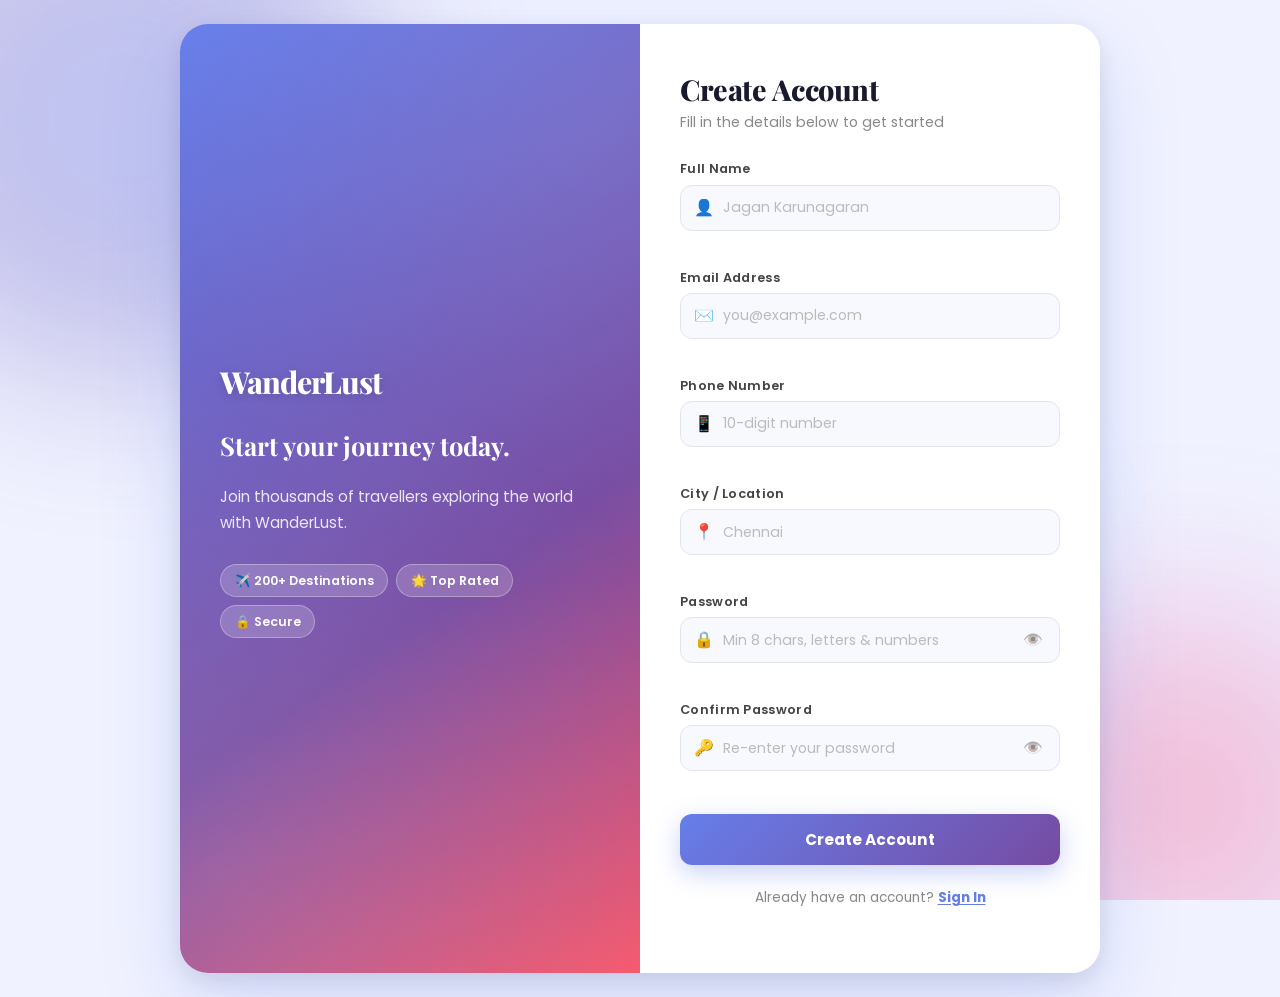
<file: index.html>
<!DOCTYPE html>
<html lang="en">
<head>
    <meta charset="UTF-8">
    <meta name="viewport" content="width=device-width, initial-scale=1.0">
    <title>WanderLust - Explore the World</title>
    <link rel="stylesheet" href="css/style.css">
    
    <link href="https://fonts.googleapis.com/css2?family=Poppins:wght@400;600;700;800&family=Playfair+Display:wght@700;800&display=swap" rel="stylesheet">
    <script>
         const users = JSON.parse(localStorage.getItem("wanderlust_users"));
  const isLoggedIn = localStorage.getItem("isLoggedIn");

  if (!users || users.length === 0) {
    window.location.href = "signup.html";
  } else if (!isLoggedIn) {
    window.location.href = "signin.html";
  }
    </script>
</head>
<body>
    <!-- Header with Navigation -->
    <header class="header">
        <div class="container">
            <div class="header-content">
                <a href="#home" class="logo">WanderLust</a>
                <nav class="nav">
                    <a href="#home" class="nav-link active">Home</a>
                    <a href="#destinations" class="nav-link">Destinations</a>
                    <a href="#features" class="nav-link">Features</a>
                    <a href="#contact" class="nav-link">Contact</a>
                </nav>
                <button class="hamburger" id="hamburger" aria-label="Toggle menu">
                    <span></span>
                    <span></span>
                    <span></span>
                </button>
            </div>
        </div>
    </header>

    <!-- Mobile Navigation Menu -->
    <nav class="mobile-nav" id="mobileNav">
        <a href="#home" class="mobile-nav-link active">Home</a>
        <a href="#destinations" class="mobile-nav-link">Destinations</a>
        <a href="#features" class="mobile-nav-link">Features</a>
        <a href="#contact" class="mobile-nav-link">Contact</a>
    </nav>

    <main>
        <!-- Hero Section -->
        <section class="hero" id="home">
            <div class="hero-content">
                <h1 class="hero-title">Discover Your Next Adventure</h1>
                <p class="hero-tagline">Explore the world's most breathtaking destinations with WanderLust</p>
                <a href="#destinations" class="cta-button">Start Exploring</a>
            </div>
            <div class="hero-background"></div>
        </section>

        <!-- About/Features Section -->
        <section class="about" id="features">
            <div class="container">
                <div class="section-header">
                    <h2>Why Choose WanderLust?</h2>
                    <p>Your gateway to unforgettable travel experiences around the globe</p>
                </div>
                
                <div class="features-grid">
                    <div class="feature-card">
                        <div class="feature-icon">✈️</div>
                        <h3>Best Deals</h3>
                        <p>Find and book the most competitive prices on flights, hotels, and packages worldwide</p>
                    </div>
                    
                    <div class="feature-card">
                        <div class="feature-icon">🗺️</div>
                        <h3>Expert Guides</h3>
                        <p>Get insider tips and detailed guides from travel experts who know every destination</p>
                    </div>
                    
                    <div class="feature-card">
                        <div class="feature-icon">🏨</div>
                        <h3>Curated Stays</h3>
                        <p>Choose from handpicked accommodations that match your budget and travel style</p>
                    </div>
                    
                    <div class="feature-card">
                        <div class="feature-icon">🌍</div>
                        <h3>Global Coverage</h3>
                        <p>Access over 500+ destinations across every continent with real-time information</p>
                    </div>
                    
                    <div class="feature-card">
                        <div class="feature-icon">👥</div>
                        <h3>Community</h3>
                        <p>Connect with fellow travelers, share experiences, and build lasting friendships</p>
                    </div>
                    
                    <div class="feature-card">
                        <div class="feature-icon">📱</div>
                        <h3>24/7 Support</h3>
                        <p>Get instant help whenever you need it with our round-the-clock customer service</p>
                    </div>
                </div>

                <div class="mission-statement">
                    <h3>Our Mission</h3>
                    <p>At WanderLust, we believe that travel transforms lives. We're dedicated to making global exploration accessible, affordable, and unforgettable for every adventurer, whether you're a seasoned globetrotter or taking your first international trip.</p>
                </div>
            </div>
        </section>

        <!-- Destinations Section -->
        <section class="destinations" id="destinations">
            <div class="container">
                <div class="section-header">
                    <h2>Popular Destinations</h2>
                    <p>Handpicked locations that will capture your heart</p>
                </div>

                <div class="destinations-grid">
                    <!-- Destination 1: Bali -->
                    <div class="destination-card">
                        <img src="images/destination_1.jpg" alt="Bali Beach with palm trees" class="destination-image">
                        <div class="destination-content">
                            <h3>Bali, Indonesia</h3>
                            <p>Experience the magic of tropical paradise with pristine beaches, ancient temples, and vibrant culture. Perfect for relaxation and adventure seekers alike.</p>
                            <a href="#destinations" class="destination-link">Learn More →</a>
                        </div>
                    </div>

                    <!-- Destination 2: Paris -->
                    <div class="destination-card">
                        <img src="https://images.unsplash.com/photo-1502602898657-3e91760cbb34?w=500&h=300&fit=crop" alt="Eiffel Tower in Paris" class="destination-image">
                        <div class="destination-content">
                            <h3>Paris, France</h3>
                            <p>The City of Light awaits with iconic monuments, world-class cuisine, and romantic atmosphere. Stroll along the Seine and fall in love with Parisian charm.</p>
                            <a href="#destinations" class="destination-link">Learn More →</a>
                        </div>
                    </div>

                    <!-- Destination 3: Tokyo -->
                    <div class="destination-card">
                        <img src="images/destination_2.jpg" alt="Tokyo cityscape at night" class="destination-image">
                        <div class="destination-content">
                            <h3>Tokyo, Japan</h3>
                            <p>Dive into the electric energy of Japan's bustling capital, where ancient traditions meet cutting-edge technology and innovation.</p>
                            <a href="#destinations" class="destination-link">Learn More →</a>
                        </div>
                    </div>
                </div>
            </div>
        </section>

        <!-- Contact Section -->
        <section class="contact" id="contact">
            <div class="container">
                <div class="section-header">
                    <h2>Get in Touch</h2>
                    <p>Have questions? Want to share your travel story? We'd love to hear from you!</p>
                </div>

                <div class="contact-wrapper">
                    <form class="contact-form" id="contactForm" novalidate>
                        <div class="form-group">
                            <label for="name">Full Name *</label>
                            <input type="text" id="name" name="name" placeholder="Your name" required>
                        </div>

                        <div class="form-group">
                            <label for="email">Email Address *</label>
                            <input type="email" id="email" name="email" placeholder="your@email.com" required>
                        </div>

                        <div class="form-group">
                            <label for="message">Message *</label>
                            <textarea id="message" name="message" placeholder="Your message here..." rows="5" required></textarea>
                        </div>

                        <button type="submit" class="submit-button">Send Message</button>
                    </form>

                    <div class="contact-info">
                        <h3>Why Contact Us?</h3>
                        <ul>
                            <li>Get personalized travel recommendations</li>
                            <li>Subscribe to our travel newsletter</li>
                            <li>Report issues or feedback</li>
                            <li>Partner with WanderLust</li>
                            <li>Special group travel inquiries</li>
                        </ul>
                    </div>
                </div>
            </div>
        </section>
    </main>

    <!-- Footer -->
    <footer class="footer">
        <div class="container">
            <div class="footer-content">
                <p>&copy; 2026 WanderLust. All rights reserved. | Explore. Dream. Discover.</p>
                <div class="footer-links">
                    <a href="#home">Privacy Policy</a>
                    <a href="#home">Terms of Service</a>
                    <a href="#home">FAQ</a>
                </div>
            </div>
        </div>
    </footer>

    <script src="js/script.js"></script>
</body>
</html>
</file>
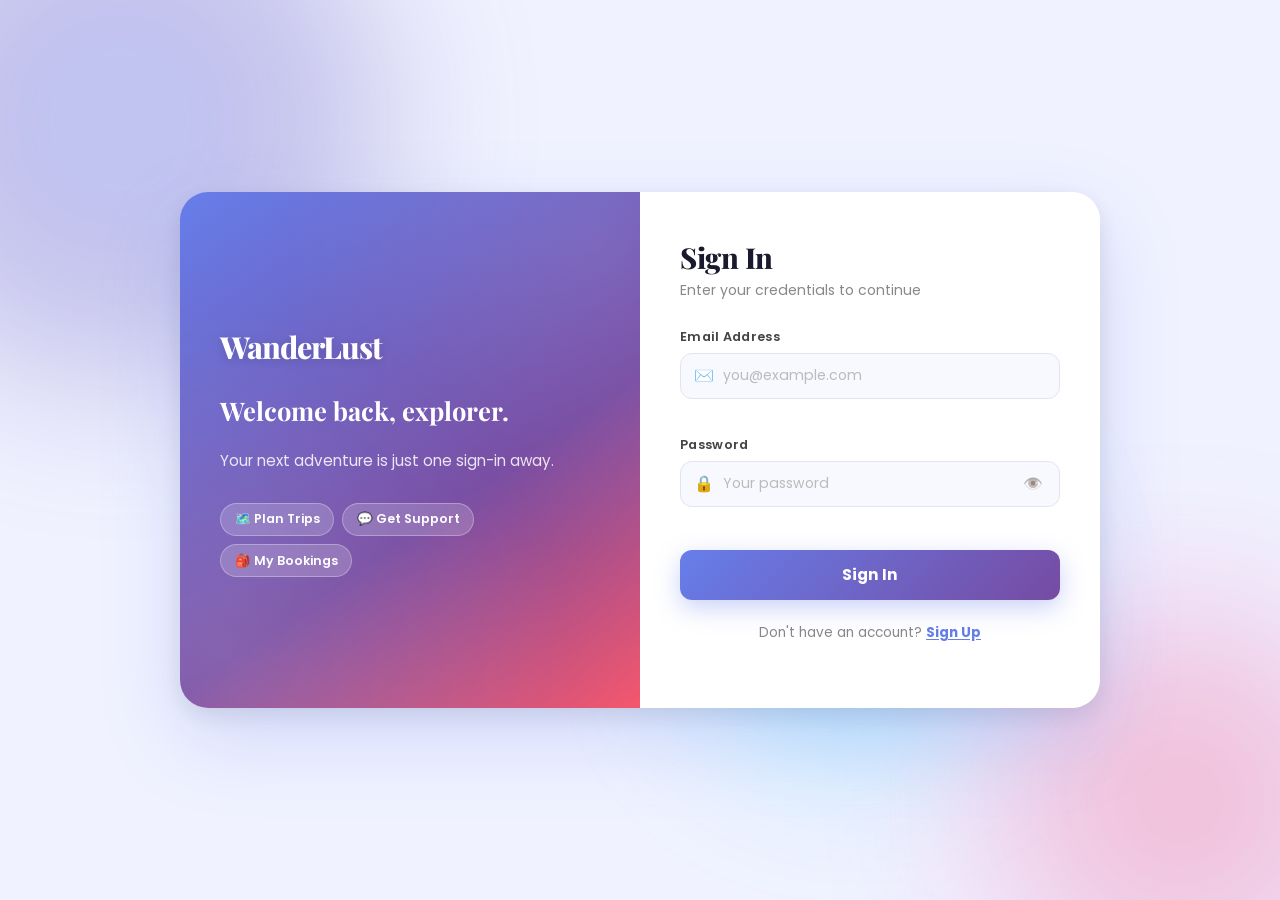
<file: signin.html>
<!DOCTYPE html>
<html lang="en">
<head>
    <meta charset="UTF-8">
    <meta name="viewport" content="width=device-width, initial-scale=1.0">
    <title>Sign In – WanderLust</title>
    <link rel="preconnect" href="https://fonts.googleapis.com">
    <link rel="preconnect" href="https://fonts.gstatic.com" crossorigin>
    <link href="https://fonts.googleapis.com/css2?family=Playfair+Display:wght@700;800&family=Poppins:wght@300;400;500;600;700&display=swap" rel="stylesheet">
    <link rel="stylesheet" href="css/style.css">
</head>
<body class="auth-page">

    <!-- Background blobs -->
    <div class="auth-bg">
        <div class="auth-blob auth-blob--1"></div>
        <div class="auth-blob auth-blob--2"></div>
        <div class="auth-blob auth-blob--3"></div>
    </div>

    <div class="auth-wrapper">
        <!-- Left branding panel -->
        <div class="auth-brand">
            <a href="index.html" class="auth-logo">WanderLust</a>
            <h2 class="auth-brand__headline">Welcome back, explorer.</h2>
            <p class="auth-brand__sub">Your next adventure is just one sign-in away.</p>
            <div class="auth-brand__pills">
                <span class="pill">🗺️ Plan Trips</span>
                <span class="pill">💬 Get Support</span>
                <span class="pill">🎒 My Bookings</span>
            </div>
        </div>

        <!-- Right form panel -->
        <div class="auth-card">
            <div class="auth-card__header">
                <h1 class="auth-card__title">Sign In</h1>
                <p class="auth-card__sub">Enter your credentials to continue</p>
            </div>

            <form id="signinForm" class="auth-form" novalidate>

                <!-- Email -->
                <div class="auth-field" id="field-si-email">
                    <label class="auth-label" for="si-email">Email Address</label>
                    <div class="auth-input-wrap">
                        <span class="auth-input-icon">✉️</span>
                        <input
                            class="auth-input"
                            type="email"
                            id="si-email"
                            name="si-email"
                            placeholder="you@example.com"
                            autocomplete="email"
                        >
                    </div>
                    <span class="auth-error" id="err-si-email"></span>
                </div>

                <!-- Password -->
                <div class="auth-field" id="field-si-password">
                    <label class="auth-label" for="si-password">Password</label>
                    <div class="auth-input-wrap">
                        <span class="auth-input-icon">🔒</span>
                        <input
                            class="auth-input auth-input--pw"
                            type="password"
                            id="si-password"
                            name="si-password"
                            placeholder="Your password"
                            autocomplete="current-password"
                        >
                        <button type="button" class="auth-toggle-pw" data-target="si-password" aria-label="Toggle password">
                            <span class="eye-icon">👁️</span>
                        </button>
                    </div>
                    <span class="auth-error" id="err-si-password"></span>
                </div>

                <!-- Global error (wrong credentials) -->
                <div class="auth-global-error" id="si-global-error" role="alert" aria-live="polite"></div>

                <!-- Submit -->
                <button type="submit" class="auth-btn" id="signinBtn">
                    <span class="auth-btn__text">Sign In</span>
                    <span class="auth-btn__loader" aria-hidden="true"></span>
                </button>

            </form>

            <p class="auth-switch">
                Don't have an account?
                <a href="signup.html" class="auth-switch__link">Sign Up</a>
            </p>
        </div>
    </div>

    <script src="js/script.js"></script>
</body>
</html>
</file>
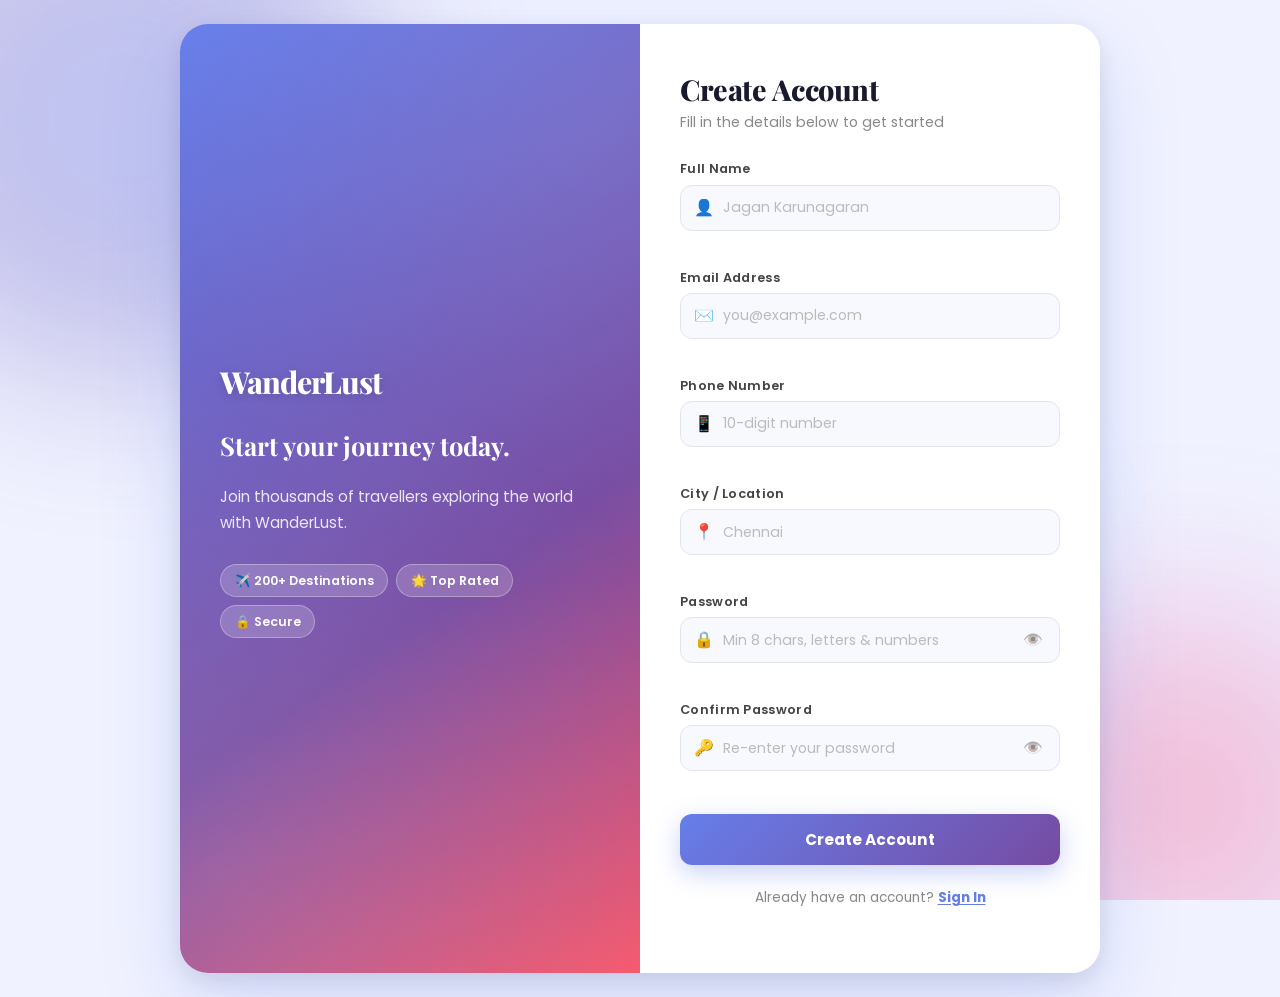
<file: signup.html>
<!DOCTYPE html>
<html lang="en">
<head>
    <meta charset="UTF-8">
    <meta name="viewport" content="width=device-width, initial-scale=1.0">
    <title>Sign Up – WanderLust</title>
    <link rel="preconnect" href="https://fonts.googleapis.com">
    <link rel="preconnect" href="https://fonts.gstatic.com" crossorigin>
    <link href="https://fonts.googleapis.com/css2?family=Playfair+Display:wght@700;800&family=Poppins:wght@300;400;500;600;700&display=swap" rel="stylesheet">
    <link rel="stylesheet" href="css/style.css">
</head>
<body class="auth-page">

    <!-- Background blobs -->
    <div class="auth-bg">
        <div class="auth-blob auth-blob--1"></div>
        <div class="auth-blob auth-blob--2"></div>
        <div class="auth-blob auth-blob--3"></div>
    </div>

    <div class="auth-wrapper">
        <!-- Left branding panel -->
        <div class="auth-brand">
            <a href="index.html" class="auth-logo">WanderLust</a>
            <h2 class="auth-brand__headline">Start your journey today.</h2>
            <p class="auth-brand__sub">Join thousands of travellers exploring the world with WanderLust.</p>
            <div class="auth-brand__pills">
                <span class="pill">✈️ 200+ Destinations</span>
                <span class="pill">🌟 Top Rated</span>
                <span class="pill">🔒 Secure</span>
            </div>
        </div>

        <!-- Right form panel -->
        <div class="auth-card">
            <div class="auth-card__header">
                <h1 class="auth-card__title">Create Account</h1>
                <p class="auth-card__sub">Fill in the details below to get started</p>
            </div>

            <form id="signupForm" class="auth-form" novalidate>

                <!-- Full Name -->
                <div class="auth-field" id="field-fullName">
                    <label class="auth-label" for="fullName">Full Name</label>
                    <div class="auth-input-wrap">
                        <span class="auth-input-icon">👤</span>
                        <input
                            class="auth-input"
                            type="text"
                            id="fullName"
                            name="fullName"
                            placeholder="Jagan Karunagaran"
                            autocomplete="name"
                        >
                    </div>
                    <span class="auth-error" id="err-fullName"></span>
                </div>

                <!-- Email -->
                <div class="auth-field" id="field-email">
                    <label class="auth-label" for="email">Email Address</label>
                    <div class="auth-input-wrap">
                        <span class="auth-input-icon">✉️</span>
                        <input
                            class="auth-input"
                            type="email"
                            id="email"
                            name="email"
                            placeholder="you@example.com"
                            autocomplete="email"
                        >
                    </div>
                    <span class="auth-error" id="err-email"></span>
                </div>

                <!-- Phone -->
                <div class="auth-field" id="field-phone">
                    <label class="auth-label" for="phone">Phone Number</label>
                    <div class="auth-input-wrap">
                        <span class="auth-input-icon">📱</span>
                        <input
                            class="auth-input"
                            type="tel"
                            id="phone"
                            name="phone"
                            placeholder="10-digit number"
                            maxlength="10"
                            autocomplete="tel"
                        >
                    </div>
                    <span class="auth-error" id="err-phone"></span>
                </div>

                <!-- Location -->
                <div class="auth-field" id="field-location">
                    <label class="auth-label" for="location">City / Location</label>
                    <div class="auth-input-wrap">
                        <span class="auth-input-icon">📍</span>
                        <input
                            class="auth-input"
                            type="text"
                            id="location"
                            name="location"
                            placeholder="Chennai"
                            autocomplete="address-level2"
                        >
                    </div>
                    <span class="auth-error" id="err-location"></span>
                </div>

                <!-- Password -->
                <div class="auth-field" id="field-password">
                    <label class="auth-label" for="password">Password</label>
                    <div class="auth-input-wrap">
                        <span class="auth-input-icon">🔒</span>
                        <input
                            class="auth-input auth-input--pw"
                            type="password"
                            id="password"
                            name="password"
                            placeholder="Min 8 chars, letters & numbers"
                            autocomplete="new-password"
                        >
                        <button type="button" class="auth-toggle-pw" data-target="password" aria-label="Toggle password">
                            <span class="eye-icon">👁️</span>
                        </button>
                    </div>
                    <span class="auth-error" id="err-password"></span>
                </div>

                <!-- Confirm Password -->
                <div class="auth-field" id="field-confirmPassword">
                    <label class="auth-label" for="confirmPassword">Confirm Password</label>
                    <div class="auth-input-wrap">
                        <span class="auth-input-icon">🔑</span>
                        <input
                            class="auth-input auth-input--pw"
                            type="password"
                            id="confirmPassword"
                            name="confirmPassword"
                            placeholder="Re-enter your password"
                            autocomplete="new-password"
                        >
                        <button type="button" class="auth-toggle-pw" data-target="confirmPassword" aria-label="Toggle confirm password">
                            <span class="eye-icon">👁️</span>
                        </button>
                    </div>
                    <span class="auth-error" id="err-confirmPassword"></span>
                </div>

                <!-- Submit -->
                <button type="submit" class="auth-btn" id="signupBtn">
                    <span class="auth-btn__text">Create Account</span>
                    <span class="auth-btn__loader" aria-hidden="true"></span>
                </button>

                <!-- Success toast -->
                <div class="auth-success" id="signupSuccess" role="alert" aria-live="polite"></div>

            </form>

            <p class="auth-switch">
                Already have an account?
                <a href="signin.html" class="auth-switch__link">Sign In</a>
            </p>
        </div>
    </div>

    <script src="js/script.js"></script>
</body>
</html>
</file>
<file: css/style.css>
/* ============================================
   CSS Variables & Root Styling
   ============================================ */

:root {
    /* Color Palette */
    --primary-color: #667eea;
    --secondary-color: #764ba2;
    --accent-color: #f5576c;
    --text-dark: #1a1a2e;
    --text-light: #f4f4f4;
    --bg-light: #f9f9f9;
    --bg-white: #ffffff;
    --border-color: #e0e0e0;
    --shadow: 0 10px 30px rgba(0, 0, 0, 0.1);
    --shadow-lg: 0 20px 50px rgba(0, 0, 0, 0.15);
    
    /* Typography */
    --font-display: 'Playfair Display', serif;
    --font-body: 'Poppins', sans-serif;
    --font-size-base: 16px;
    --font-size-h1: 3.5rem;
    --font-size-h2: 2.5rem;
    --font-size-h3: 1.5rem;
    
    /* Spacing */
    --spacing-unit: 1rem;
    --spacing-xs: 0.25rem;
    --spacing-sm: 0.5rem;
    --spacing-md: 1rem;
    --spacing-lg: 1.5rem;
    --spacing-xl: 2rem;
    --spacing-2xl: 3rem;
    
    /* Transitions */
    --transition-fast: 0.3s ease;
    --transition-smooth: 0.5s ease;
}

/* ============================================
   Global Styles
   ============================================ */

* {
    margin: 0;
    padding: 0;
    box-sizing: border-box;
}

html {
    scroll-behavior: smooth;
}

body {
    font-family: var(--font-body);
    color: var(--text-dark);
    background-color: var(--bg-white);
    line-height: 1.6;
    font-size: var(--font-size-base);
    overflow-x: hidden;
}

.container {
    max-width: 1200px;
    margin: 0 auto;
    padding: 0 var(--spacing-lg);
}

/* ============================================
   Typography
   ============================================ */

h1, h2, h3 {
    font-family: var(--font-display);
    font-weight: 700;
    line-height: 1.2;
    margin-bottom: var(--spacing-lg);
}

h1 {
    font-size: var(--font-size-h1);
    letter-spacing: -2px;
}

h2 {
    font-size: var(--font-size-h2);
}

h3 {
    font-size: var(--font-size-h3);
}

p {
    margin-bottom: var(--spacing-md);
    color: #555;
}

a {
    text-decoration: none;
    color: inherit;
    transition: color var(--transition-fast);
}

/* ============================================
   Header & Navigation
   ============================================ */

.header {
    background: linear-gradient(135deg, rgba(102, 126, 234, 0.95) 0%, rgba(118, 75, 162, 0.95) 100%);
    padding: var(--spacing-lg) 0;
    position: sticky;
    top: 0;
    z-index: 1000;
    box-shadow: var(--shadow);
}

.header-content {
    display: flex;
    justify-content: space-between;
    align-items: center;
}

.logo {
    font-family: var(--font-display);
    font-size: 1.8rem;
    font-weight: 800;
    color: var(--text-light);
    background: linear-gradient(135deg, #fff 0%, #f0f0f0 100%);
    -webkit-background-clip: text;
    -webkit-text-fill-color: transparent;
    background-clip: text;
    letter-spacing: -1px;
}

.nav {
    display: flex;
    gap: var(--spacing-2xl);
    align-items: center;
}

.nav-link {
    color: var(--text-light);
    font-weight: 600;
    font-size: 0.95rem;
    position: relative;
    transition: color var(--transition-fast);
    padding-bottom: 5px;
}

.nav-link::after {
    content: '';
    position: absolute;
    bottom: -5px;
    left: 0;
    width: 0;
    height: 2px;
    background: #fff;
    transition: width var(--transition-smooth);
}

.nav-link:hover::after,
.nav-link.active::after {
    width: 100%;
}

.nav-link:hover,
.nav-link.active {
    color: #ffd700;
}

/* Hamburger Menu */
.hamburger {
    display: none;
    flex-direction: column;
    background: none;
    border: none;
    cursor: pointer;
    gap: 5px;
}

.hamburger span {
    width: 25px;
    height: 3px;
    background: var(--text-light);
    border-radius: 2px;
    transition: all var(--transition-fast);
}

.hamburger.active span:nth-child(1) {
    transform: rotate(45deg) translate(10px, 10px);
}

.hamburger.active span:nth-child(2) {
    opacity: 0;
}

.hamburger.active span:nth-child(3) {
    transform: rotate(-45deg) translate(7px, -7px);
}

/* Mobile Navigation */
.mobile-nav {
    display: none;
    flex-direction: column;
    background: linear-gradient(135deg, rgba(102, 126, 234, 0.98) 0%, rgba(118, 75, 162, 0.98) 100%);
    padding: var(--spacing-xl) var(--spacing-lg);
    gap: var(--spacing-lg);
    position: fixed;
    top: 70px;
    left: 0;
    right: 0;
    z-index: 999;
    box-shadow: var(--shadow);
}

.mobile-nav.active {
    display: flex;
}

.mobile-nav-link {
    color: var(--text-light);
    font-weight: 600;
    font-size: 1rem;
    padding: var(--spacing-sm) 0;
    border-bottom: 1px solid rgba(255, 255, 255, 0.2);
    transition: color var(--transition-fast);
}

.mobile-nav-link:hover {
    color: #ffd700;
}

/* ============================================
   Hero Section
   ============================================ */

.hero {
    position: relative;
    height: 100vh;
    display: flex;
    align-items: center;
    justify-content: center;
    overflow: hidden;
    color: var(--text-light);
}

.hero-background {
    position: absolute;
    top: 0;
    left: 0;
    right: 0;
    bottom: 0;
    background: url('https://images.unsplash.com/photo-1488646953014-85cb44e25828?w=1200&h=800&fit=crop') center/cover,
                linear-gradient(135deg, rgba(102, 126, 234, 0.8) 0%, rgba(118, 75, 162, 0.8) 50%, rgba(245, 87, 108, 0.8) 100%);
    background-blend-mode: overlay;
    animation: gradientShift 15s ease infinite;
    z-index: -1;
}

@keyframes gradientShift {
    0%, 100% {
        background: linear-gradient(135deg, #667eea 0%, #764ba2 50%, #f5576c 100%);
    }
    50% {
        background: linear-gradient(135deg, #764ba2 0%, #f5576c 50%, #667eea 100%);
    }
}

.hero::before {
    content: '';
    position: absolute;
    top: 0;
    left: 0;
    right: 0;
    bottom: 0;
    background: 
        radial-gradient(circle at 20% 50%, rgba(255, 255, 255, 0.1) 0%, transparent 50%),
        radial-gradient(circle at 80% 80%, rgba(255, 255, 255, 0.1) 0%, transparent 50%);
    z-index: 0;
    animation: float 20s ease-in-out infinite;
}

@keyframes float {
    0%, 100% {
        transform: translateY(0px);
    }
    50% {
        transform: translateY(30px);
    }
}

.hero-content {
    position: relative;
    z-index: 1;
    text-align: center;
    max-width: 800px;
    padding: 0 var(--spacing-lg);
    animation: fadeInUp 1s ease-out;
}

@keyframes fadeInUp {
    from {
        opacity: 0;
        transform: translateY(30px);
    }
    to {
        opacity: 1;
        transform: translateY(0);
    }
}

.hero-title {
    font-size: var(--font-size-h1);
    margin-bottom: var(--spacing-lg);
    text-shadow: 2px 2px 8px rgba(0, 0, 0, 0.2);
    animation: fadeInUp 1s ease-out 0.2s both;
}

.hero-tagline {
    font-size: 1.3rem;
    margin-bottom: var(--spacing-2xl);
    color: rgba(255, 255, 255, 0.95);
    animation: fadeInUp 1s ease-out 0.4s both;
}

.cta-button {
    padding: var(--spacing-lg) var(--spacing-2xl);
    font-size: 1.1rem;
    font-weight: 700;
    background: linear-gradient(135deg, #fff 0%, #f0f0f0 100%);
    color: var(--secondary-color);
    border: none;
    border-radius: 50px;
    cursor: pointer;
    transition: all var(--transition-smooth);
    box-shadow: 0 10px 30px rgba(0, 0, 0, 0.2);
    animation: fadeInUp 1s ease-out 0.6s both;
}

.cta-button:hover {
    transform: translateY(-3px);
    box-shadow: 0 15px 40px rgba(0, 0, 0, 0.3);
}

.cta-button:active {
    transform: translateY(-1px);
}

/* ============================================
   About/Features Section
   ============================================ */

.about {
    padding: 5rem var(--spacing-lg);
    background: linear-gradient(180deg, var(--bg-white) 0%, var(--bg-light) 100%);
}

.section-header {
    text-align: center;
    margin-bottom: 3rem;
    animation: fadeInUp 1s ease-out;
}

.section-header h2 {
    background: linear-gradient(135deg, var(--primary-color) 0%, var(--secondary-color) 100%);
    -webkit-background-clip: text;
    -webkit-text-fill-color: transparent;
    background-clip: text;
}

.section-header p {
    font-size: 1.2rem;
    color: #666;
    max-width: 600px;
    margin: 0 auto;
}

.features-grid {
    display: grid;
    grid-template-columns: repeat(auto-fit, minmax(300px, 1fr));
    gap: var(--spacing-2xl);
    margin-bottom: 4rem;
}

.feature-card {
    background: var(--bg-white);
    padding: var(--spacing-2xl);
    border-radius: 15px;
    text-align: center;
    box-shadow: 0 5px 20px rgba(0, 0, 0, 0.08);
    transition: all var(--transition-smooth);
    animation: fadeInUp 1s ease-out;
    border: 2px solid transparent;
}

.feature-card:nth-child(1) { animation-delay: 0.1s; }
.feature-card:nth-child(2) { animation-delay: 0.2s; }
.feature-card:nth-child(3) { animation-delay: 0.3s; }
.feature-card:nth-child(4) { animation-delay: 0.4s; }
.feature-card:nth-child(5) { animation-delay: 0.5s; }
.feature-card:nth-child(6) { animation-delay: 0.6s; }

.feature-card:hover {
    transform: translateY(-10px);
    box-shadow: var(--shadow-lg);
    border-color: var(--primary-color);
}

.feature-icon {
    font-size: 3rem;
    margin-bottom: var(--spacing-lg);
    animation: bounce 2s ease-in-out infinite;
}

.feature-card:nth-child(1) .feature-icon { animation-delay: 0s; }
.feature-card:nth-child(2) .feature-icon { animation-delay: 0.2s; }
.feature-card:nth-child(3) .feature-icon { animation-delay: 0.4s; }
.feature-card:nth-child(4) .feature-icon { animation-delay: 0.6s; }
.feature-card:nth-child(5) .feature-icon { animation-delay: 0.8s; }
.feature-card:nth-child(6) .feature-icon { animation-delay: 1s; }

@keyframes bounce {
    0%, 100% { transform: translateY(0); }
    50% { transform: translateY(-10px); }
}

.feature-card h3 {
    color: var(--primary-color);
    margin-bottom: var(--spacing-md);
}

.feature-card p {
    color: #666;
    line-height: 1.8;
}

.mission-statement {
    background: linear-gradient(135deg, var(--primary-color) 0%, var(--secondary-color) 100%);
    color: var(--text-light);
    padding: 3rem;
    border-radius: 15px;
    text-align: center;
    animation: fadeInUp 1s ease-out 0.8s both;
}

.mission-statement h3 {
    color: var(--text-light);
    margin-bottom: var(--spacing-lg);
}

.mission-statement p {
    color: rgba(255, 255, 255, 0.95);
    font-size: 1.1rem;
    line-height: 1.8;
}

/* ============================================
   Destinations Section
   ============================================ */

.destinations {
    padding: 5rem var(--spacing-lg);
    background: var(--bg-white);
}

.destinations-grid {
    display: grid;
    grid-template-columns: repeat(auto-fit, minmax(320px, 1fr));
    gap: var(--spacing-2xl);
    animation: fadeInUp 1s ease-out;
}

.destination-card {
    background: var(--bg-white);
    border-radius: 15px;
    overflow: hidden;
    box-shadow: 0 5px 20px rgba(0, 0, 0, 0.08);
    transition: all var(--transition-smooth);
    animation: fadeInUp 1s ease-out;
    display: flex;
    flex-direction: column;
}

.destination-card:nth-child(1) { animation-delay: 0.1s; }
.destination-card:nth-child(2) { animation-delay: 0.2s; }
.destination-card:nth-child(3) { animation-delay: 0.3s; }

.destination-card:hover {
    transform: translateY(-15px);
    box-shadow: var(--shadow-lg);
}

.destination-image {
    width: 100%;
    height: 250px;
    object-fit: cover;
    object-position: center;
    background-size: cover;
    background-position: center;
    transition: transform var(--transition-smooth);
    display: block;
}

.destination-card:hover .destination-image {
    transform: scale(1.05);
}

.destination-content {
    padding: var(--spacing-2xl);
    flex-grow: 1;
    display: flex;
    flex-direction: column;
}

.destination-content h3 {
    color: var(--text-dark);
    margin-bottom: var(--spacing-md);
}

.destination-content p {
    color: #666;
    margin-bottom: var(--spacing-lg);
    flex-grow: 1;
}

.destination-link {
    color: var(--primary-color);
    font-weight: 700;
    display: inline-block;
    transition: all var(--transition-fast);
    position: relative;
}

.destination-link::after {
    content: '';
    position: absolute;
    bottom: -2px;
    left: 0;
    width: 0;
    height: 2px;
    background: var(--primary-color);
    transition: width var(--transition-smooth);
}

.destination-link:hover::after {
    width: 100%;
}

/* ============================================
   Contact Section
   ============================================ */

.contact {
    padding: 5rem var(--spacing-lg);
    background: linear-gradient(180deg, var(--bg-light) 0%, var(--bg-white) 100%);
}

.contact-wrapper {
    display: grid;
    grid-template-columns: 1fr 1fr;
    gap: 3rem;
    max-width: 1000px;
    margin: 0 auto;
    animation: fadeInUp 1s ease-out;
}

.contact-form {
    background: var(--bg-white);
    padding: 2rem;
    border-radius: 15px;
    box-shadow: 0 5px 20px rgba(0, 0, 0, 0.08);
}

.form-group {
    margin-bottom: var(--spacing-lg);
    display: flex;
    flex-direction: column;
}

.form-group label {
    font-weight: 600;
    margin-bottom: var(--spacing-sm);
    color: var(--text-dark);
}

.form-group input,
.form-group textarea {
    padding: var(--spacing-md);
    border: 2px solid var(--border-color);
    border-radius: 8px;
    font-family: var(--font-body);
    font-size: 1rem;
    transition: all var(--transition-fast);
}

.form-group input:focus,
.form-group textarea:focus {
    outline: none;
    border-color: var(--primary-color);
    box-shadow: 0 0 10px rgba(102, 126, 234, 0.2);
}

.submit-button {
    width: 100%;
    padding: var(--spacing-lg) var(--spacing-2xl);
    background: linear-gradient(135deg, var(--primary-color) 0%, var(--secondary-color) 100%);
    color: var(--text-light);
    border: none;
    border-radius: 8px;
    font-weight: 700;
    font-size: 1rem;
    cursor: pointer;
    transition: all var(--transition-smooth);
    box-shadow: 0 10px 25px rgba(102, 126, 234, 0.3);
}

.submit-button:hover {
    transform: translateY(-2px);
    box-shadow: 0 15px 35px rgba(102, 126, 234, 0.4);
}

.submit-button:active {
    transform: translateY(0);
}

.contact-info {
    padding: 2rem;
}

.contact-info h3 {
    color: var(--primary-color);
    margin-bottom: var(--spacing-lg);
}

.contact-info ul {
    list-style: none;
}

.contact-info li {
    padding: var(--spacing-md) 0;
    padding-left: var(--spacing-2xl);
    color: #666;
    position: relative;
    transition: all var(--transition-fast);
}

.contact-info li::before {
    content: '→';
    position: absolute;
    left: 0;
    color: var(--accent-color);
    font-weight: bold;
    opacity: 0;
    transition: all var(--transition-fast);
}

.contact-info li:hover::before {
    opacity: 1;
}

/* ============================================
   Footer
   ============================================ */

.footer {
    background: linear-gradient(135deg, var(--text-dark) 0%, #2d2d44 100%);
    color: var(--text-light);
    padding: var(--spacing-2xl) var(--spacing-lg);
    text-align: center;
}

.footer .container {
    display: flex;
    flex-direction: column;
    gap: var(--spacing-lg);
    align-items: center;
}

.footer-content {
    display: flex;
    flex-direction: column;
    gap: var(--spacing-lg);
    align-items: center;
    width: 100%;
}

.footer p {
    margin: 0;
    color: rgba(255, 255, 255, 0.8);
}

.footer-links {
    display: flex;
    gap: var(--spacing-2xl);
    justify-content: center;
}

.footer-links a {
    color: rgba(255, 255, 255, 0.8);
    transition: color var(--transition-fast);
}

.footer-links a:hover {
    color: var(--primary-color);
}

/* ============================================
   Responsive Design
   ============================================ */

/* Tablet Breakpoint (769px - 1024px) */
@media (max-width: 1024px) {
    :root {
        --font-size-h1: 2.8rem;
        --font-size-h2: 2rem;
        --spacing-2xl: 2.5rem;
    }

    .container {
        padding: 0 var(--spacing-md);
    }

    .contact-wrapper {
        grid-template-columns: 1fr;
        gap: 2rem;
    }

    .destinations-grid {
        grid-template-columns: repeat(auto-fit, minmax(280px, 1fr));
    }

    .hero {
        min-height: 80vh;
    }
}

/* Mobile Breakpoint (≤768px) */
@media (max-width: 768px) {
    :root {
        --font-size-h1: 2.2rem;
        --font-size-h2: 1.6rem;
        --font-size-h3: 1.2rem;
        --spacing-2xl: 1.5rem;
        --spacing-lg: 1rem;
    }

    /* Header responsive */
    .nav {
        display: none;
    }

    .hamburger {
        display: flex;
    }

    .logo {
        font-size: 1.5rem;
    }

    /* Hero responsive */
    .hero {
        min-height: 70vh;
        justify-content: flex-end;
        padding-bottom: 2rem;
    }

    .hero-content {
        padding: 0 var(--spacing-md);
    }

    .hero-title {
        font-size: 1.8rem;
        margin-bottom: var(--spacing-lg);
    }

    .hero-tagline {
        font-size: 1rem;
        margin-bottom: var(--spacing-lg);
    }

    .cta-button {
        padding: var(--spacing-md) var(--spacing-lg);
        font-size: 1rem;
    }

    /* About/Features responsive */
    .about {
        padding: 2.5rem var(--spacing-md);
    }

    .features-grid {
        grid-template-columns: 1fr;
        gap: var(--spacing-lg);
    }

    .feature-card {
        padding: var(--spacing-lg);
    }

    .mission-statement {
        padding: 1.5rem;
    }

    /* Destinations responsive */
    .destinations {
        padding: 2.5rem var(--spacing-md);
    }

    .destinations-grid {
        grid-template-columns: 1fr;
        gap: var(--spacing-lg);
    }

    .destination-image {
        height: 200px;
    }

    .destination-content {
        padding: var(--spacing-lg);
    }

    /* Contact responsive */
    .contact {
        padding: 2.5rem var(--spacing-md);
    }

    .contact-wrapper {
        grid-template-columns: 1fr;
    }

    .contact-form,
    .contact-info {
        padding: 1.5rem;
    }

    /* Footer responsive */
    .footer-links {
        flex-direction: column;
        gap: var(--spacing-md);
    }

    .footer .container,
    .footer-content {
        gap: var(--spacing-md);
    }

    /* Section headers responsive */
    .section-header {
        margin-bottom: 2rem;
    }

    .section-header h2 {
        font-size: 1.6rem;
    }

    .section-header p {
        font-size: 1rem;
    }
}

/* Extra Small Devices (≤480px) */
@media (max-width: 480px) {
    :root {
        --font-size-h1: 1.8rem;
        --font-size-h2: 1.4rem;
        --font-size-h3: 1.1rem;
        --spacing-lg: 0.75rem;
        --spacing-xl: 1rem;
    }

    .container {
        padding: 0 var(--spacing-md);
    }

    .hero-title {
        font-size: 1.6rem;
    }

    .hero-tagline {
        font-size: 0.9rem;
    }

    .features-grid {
        gap: var(--spacing-md);
    }

    .feature-card {
        padding: var(--spacing-md);
    }

    .feature-icon {
        font-size: 2rem;
    }

    .destination-image {
        height: 150px;
    }

    .mission-statement {
        padding: 1rem;
    }

    .mission-statement p {
        font-size: 1rem;
    }
}

/* Landscape Mode Optimization */
@media (max-height: 600px) and (max-width: 768px) {
    .hero {
        min-height: 100vh;
    }

    .hero-title {
        font-size: 1.6rem;
        margin-bottom: var(--spacing-md);
    }

    .hero-tagline {
        font-size: 0.9rem;
        margin-bottom: var(--spacing-lg);
    }

    .cta-button {
        padding: var(--spacing-md) var(--spacing-lg);
    }
}

/* Print Styles */
@media print {
    .header,
    .footer,
    .cta-button {
        display: none;
    }

    body {
        color: black;
        background: white;
    }
}
/* ============================================
   AUTH PAGES – Signup & Signin
   APPEND THIS BLOCK TO THE END OF style.css
   ============================================ */

/* ---- Page-level reset for auth pages ---- */
body.auth-page {
    min-height: 100dvh;
    display: flex;
    align-items: center;
    justify-content: center;
    background: #f0f2ff;
    overflow-x: hidden;
    padding: 1.5rem;
}

/* ---- Animated background blobs ---- */
.auth-bg {
    position: fixed;
    inset: 0;
    z-index: 0;
    pointer-events: none;
    overflow: hidden;
}

.auth-blob {
    position: absolute;
    border-radius: 50%;
    filter: blur(80px);
    opacity: 0.35;
    animation: blobFloat 18s ease-in-out infinite alternate;
}

.auth-blob--1 {
    width: 520px;
    height: 520px;
    background: radial-gradient(circle, #667eea, #764ba2);
    top: -140px;
    left: -140px;
    animation-duration: 20s;
}

.auth-blob--2 {
    width: 400px;
    height: 400px;
    background: radial-gradient(circle, #f5576c, #f093fb);
    bottom: -100px;
    right: -100px;
    animation-duration: 24s;
    animation-delay: -6s;
}

.auth-blob--3 {
    width: 300px;
    height: 300px;
    background: radial-gradient(circle, #4facfe, #00f2fe);
    top: 50%;
    left: 55%;
    animation-duration: 16s;
    animation-delay: -10s;
}

@keyframes blobFloat {
    0%   { transform: translate(0, 0) scale(1); }
    33%  { transform: translate(40px, -30px) scale(1.08); }
    66%  { transform: translate(-20px, 40px) scale(0.95); }
    100% { transform: translate(30px, 20px) scale(1.04); }
}

/* ---- Two-column wrapper ---- */
.auth-wrapper {
    position: relative;
    z-index: 1;
    display: grid;
    grid-template-columns: 1fr 1fr;
    max-width: 920px;
    width: 100%;
    min-height: auto;
    border-radius: 28px;
    overflow: hidden;
    box-shadow: 0 30px 80px rgba(102, 126, 234, 0.22), 0 8px 24px rgba(0,0,0,0.1);
    animation: authFadeIn 0.7s cubic-bezier(0.22, 1, 0.36, 1) both;
}

@keyframes authFadeIn {
    from { opacity: 0; transform: translateY(28px) scale(0.98); }
    to   { opacity: 1; transform: translateY(0) scale(1); }
}

/* ---- Branding / left panel ---- */
.auth-brand {
    background: linear-gradient(145deg, #667eea 0%, #764ba2 60%, #f5576c 100%);
    padding: 3rem 2.5rem;
    display: flex;
    flex-direction: column;
    justify-content: center;
    gap: 1.4rem;
    color: #fff;
    position: relative;
    overflow: hidden;
}

.auth-brand::before {
    content: '';
    position: absolute;
    inset: 0;
    background:
        radial-gradient(circle at 10% 90%, rgba(255,255,255,0.12) 0%, transparent 55%),
        radial-gradient(circle at 90% 10%, rgba(255,255,255,0.08) 0%, transparent 50%);
    pointer-events: none;
}

.auth-logo {
    font-family: var(--font-display);
    font-size: 1.9rem;
    font-weight: 800;
    color: #fff;
    letter-spacing: -1px;
    text-shadow: 0 2px 10px rgba(0,0,0,0.15);
    text-decoration: none;
}

.auth-brand__headline {
    font-family: var(--font-display);
    font-size: 1.6rem;
    font-weight: 700;
    color: #fff;
    line-height: 1.25;
    margin-bottom: 0;
}

.auth-brand__sub {
    font-size: 0.95rem;
    color: rgba(255,255,255,0.85);
    line-height: 1.7;
    margin-bottom: 0;
}

.auth-brand__pills {
    display: flex;
    flex-wrap: wrap;
    gap: 0.5rem;
    margin-top: 0.4rem;
}

.pill {
    background: rgba(255,255,255,0.18);
    border: 1px solid rgba(255,255,255,0.3);
    color: #fff;
    font-size: 0.78rem;
    font-weight: 600;
    padding: 0.35rem 0.85rem;
    border-radius: 50px;
    backdrop-filter: blur(4px);
    white-space: nowrap;
}

/* ---- Form card / right panel ---- */
.auth-card {
    background: #ffffff;
    padding: 3rem 2.5rem;
    display: flex;
    flex-direction: column;
    justify-content: center;
    overflow-y: auto;
}

.auth-card__header {
    margin-bottom: 1.6rem;
}

.auth-card__title {
    font-family: var(--font-display);
    font-size: 1.8rem;
    font-weight: 800;
    color: var(--text-dark);
    margin-bottom: 0.3rem;
    letter-spacing: -0.5px;
    line-height: 1.2;
}

.auth-card__sub {
    font-size: 0.88rem;
    color: #888;
    margin-bottom: 0;
}

/* ---- Form ---- */
.auth-form {
    display: flex;
    flex-direction: column;
    gap: 1rem;
}

/* ---- Field ---- */
.auth-field {
    display: flex;
    flex-direction: column;
    gap: 0.3rem;
}

.auth-label {
    font-size: 0.8rem;
    font-weight: 600;
    color: #444;
    letter-spacing: 0.3px;
}

/* ---- Input wrapper ---- */
.auth-input-wrap {
    position: relative;
    display: flex;
    align-items: center;
}

.auth-input-icon {
    position: absolute;
    left: 0.85rem;
    font-size: 1rem;
    line-height: 1;
    pointer-events: none;
    user-select: none;
}

.auth-input {
    width: 100%;
    padding: 0.72rem 1rem 0.72rem 2.6rem;
    border: 1.5px solid #e2e4ef;
    border-radius: 12px;
    font-family: var(--font-body);
    font-size: 0.88rem;
    color: var(--text-dark);
    background: #f8f9ff;
    transition: border-color 0.25s ease, box-shadow 0.25s ease, background 0.25s ease;
    outline: none;
}

.auth-input::placeholder {
    color: #bbb;
}

.auth-input:focus {
    border-color: var(--primary-color);
    background: #fff;
    box-shadow: 0 0 0 3.5px rgba(102, 126, 234, 0.14);
}

/* valid state */
.auth-field.is-valid .auth-input {
    border-color: #34d399;
    background: #f0fff8;
}

/* error state */
.auth-field.is-error .auth-input {
    border-color: #f5576c;
    background: #fff5f6;
    box-shadow: 0 0 0 3px rgba(245, 87, 108, 0.1);
    animation: inputShake 0.35s ease;
}

@keyframes inputShake {
    0%, 100% { transform: translateX(0); }
    25%       { transform: translateX(-5px); }
    75%       { transform: translateX(5px); }
}

/* password field has extra right padding for toggle */
.auth-input.auth-input--pw {
    padding-right: 3rem;
}

/* ---- Password toggle button ---- */
.auth-toggle-pw {
    position: absolute;
    right: 0.75rem;
    background: none;
    border: none;
    cursor: pointer;
    padding: 0.3rem;
    line-height: 1;
    opacity: 0.5;
    transition: opacity 0.2s ease;
}

.auth-toggle-pw:hover {
    opacity: 1;
}

.eye-icon {
    font-size: 1rem;
}

/* ---- Inline error messages ---- */
.auth-error {
    font-size: 0.75rem;
    color: #f5576c;
    min-height: 1rem;
    display: block;
    transition: opacity 0.2s ease;
    font-weight: 500;
}

/* ---- Global error (signin wrong credentials) ---- */
.auth-global-error {
    background: #fff0f3;
    border: 1.5px solid #f5576c;
    border-radius: 10px;
    color: #c0392b;
    font-size: 0.82rem;
    font-weight: 500;
    padding: 0.65rem 1rem;
    display: none;
    animation: authFadeIn 0.3s ease;
}

.auth-global-error.visible {
    display: block;
}

/* ---- Success message ---- */
.auth-success {
    background: #f0fff8;
    border: 1.5px solid #34d399;
    border-radius: 10px;
    color: #065f46;
    font-size: 0.82rem;
    font-weight: 500;
    padding: 0.65rem 1rem;
    display: none;
    animation: authFadeIn 0.3s ease;
}

.auth-success.visible {
    display: block;
}

/* ---- Submit button ---- */
.auth-btn {
    margin-top: 0.4rem;
    width: 100%;
    padding: 0.85rem 1.5rem;
    background: linear-gradient(135deg, var(--primary-color) 0%, var(--secondary-color) 100%);
    color: #fff;
    border: none;
    border-radius: 12px;
    font-family: var(--font-body);
    font-size: 0.95rem;
    font-weight: 700;
    cursor: pointer;
    position: relative;
    overflow: hidden;
    transition: transform 0.25s ease, box-shadow 0.25s ease, opacity 0.2s ease;
    box-shadow: 0 8px 24px rgba(102, 126, 234, 0.35);
    display: flex;
    align-items: center;
    justify-content: center;
    gap: 0.5rem;
}

.auth-btn::before {
    content: '';
    position: absolute;
    inset: 0;
    background: linear-gradient(135deg, #fff2, transparent 60%);
    opacity: 0;
    transition: opacity 0.25s;
}

.auth-btn:hover {
    transform: translateY(-2px);
    box-shadow: 0 14px 32px rgba(102, 126, 234, 0.45);
}

.auth-btn:hover::before {
    opacity: 1;
}

.auth-btn:active {
    transform: translateY(0);
}

.auth-btn:disabled {
    opacity: 0.7;
    cursor: not-allowed;
    transform: none;
}

/* Loading spinner inside button */
.auth-btn__loader {
    display: none;
    width: 16px;
    height: 16px;
    border: 2px solid rgba(255,255,255,0.4);
    border-top-color: #fff;
    border-radius: 50%;
    animation: spin 0.65s linear infinite;
}

.auth-btn.loading .auth-btn__loader {
    display: inline-block;
}

.auth-btn.loading .auth-btn__text {
    opacity: 0.7;
}

@keyframes spin {
    to { transform: rotate(360deg); }
}

/* ---- Switch link ---- */
.auth-switch {
    margin-top: 1.4rem;
    text-align: center;
    font-size: 0.85rem;
    color: #888;
}

.auth-switch__link {
    color: var(--primary-color);
    font-weight: 700;
    text-decoration: underline;
    text-underline-offset: 2px;
    transition: color 0.2s ease;
}

.auth-switch__link:hover {
    color: var(--secondary-color);
}

/* ============================================
   AUTH RESPONSIVE
   ============================================ */

/* Tablet (769px – 1024px) */
@media (max-width: 1024px) {
    .auth-wrapper {
        max-width: 760px;
    }

    .auth-brand {
        padding: 2.5rem 2rem;
    }

    .auth-card {
        padding: 2.5rem 2rem;
    }

    .auth-brand__headline {
        font-size: 1.35rem;
    }
}

/* Mobile (≤768px) – stack panels vertically */
@media (max-width: 768px) {
    body.auth-page {
        padding: 1rem;
        align-items: flex-start;
        padding-top: 2rem;
    }

    .auth-wrapper {
        grid-template-columns: 1fr;
        width: 100%;              /* ✅ ADDED */
        max-width: 100%;          /* ✅ UPDATED (was 440px) */
        margin: 0 auto;
        border-radius: 22px;
        min-height: unset;
    }

    .auth-brand {
        padding: 2rem 1.75rem 1.6rem;
        gap: 0.9rem;
    }

    .auth-brand__headline {
        font-size: 1.25rem;
    }

    .auth-brand__sub {
        font-size: 0.85rem;
    }

    .auth-card {
        padding: 2rem 1.75rem;
    }

    .auth-card__title {
        font-size: 1.5rem;
    }

    /* ✅ ADD THIS (very important) */
    .auth-blob {
        display: none;
    }
}

/* Extra-small (≤420px) */
@media (max-width: 420px) {
    body.auth-page {
        padding: 0.75rem;
    }

    .auth-wrapper {
        border-radius: 18px;
    }

    .auth-brand,
    .auth-card {
        padding: 1.5rem 1.25rem;
    }

    .auth-logo {
        font-size: 1.5rem;
    }

    .auth-card__title {
        font-size: 1.35rem;
    }

    .auth-btn {
        padding: 0.78rem 1rem;
        font-size: 0.9rem;
    }

    .pill {
        font-size: 0.72rem;
        padding: 0.28rem 0.65rem;
    }
}
</file>
